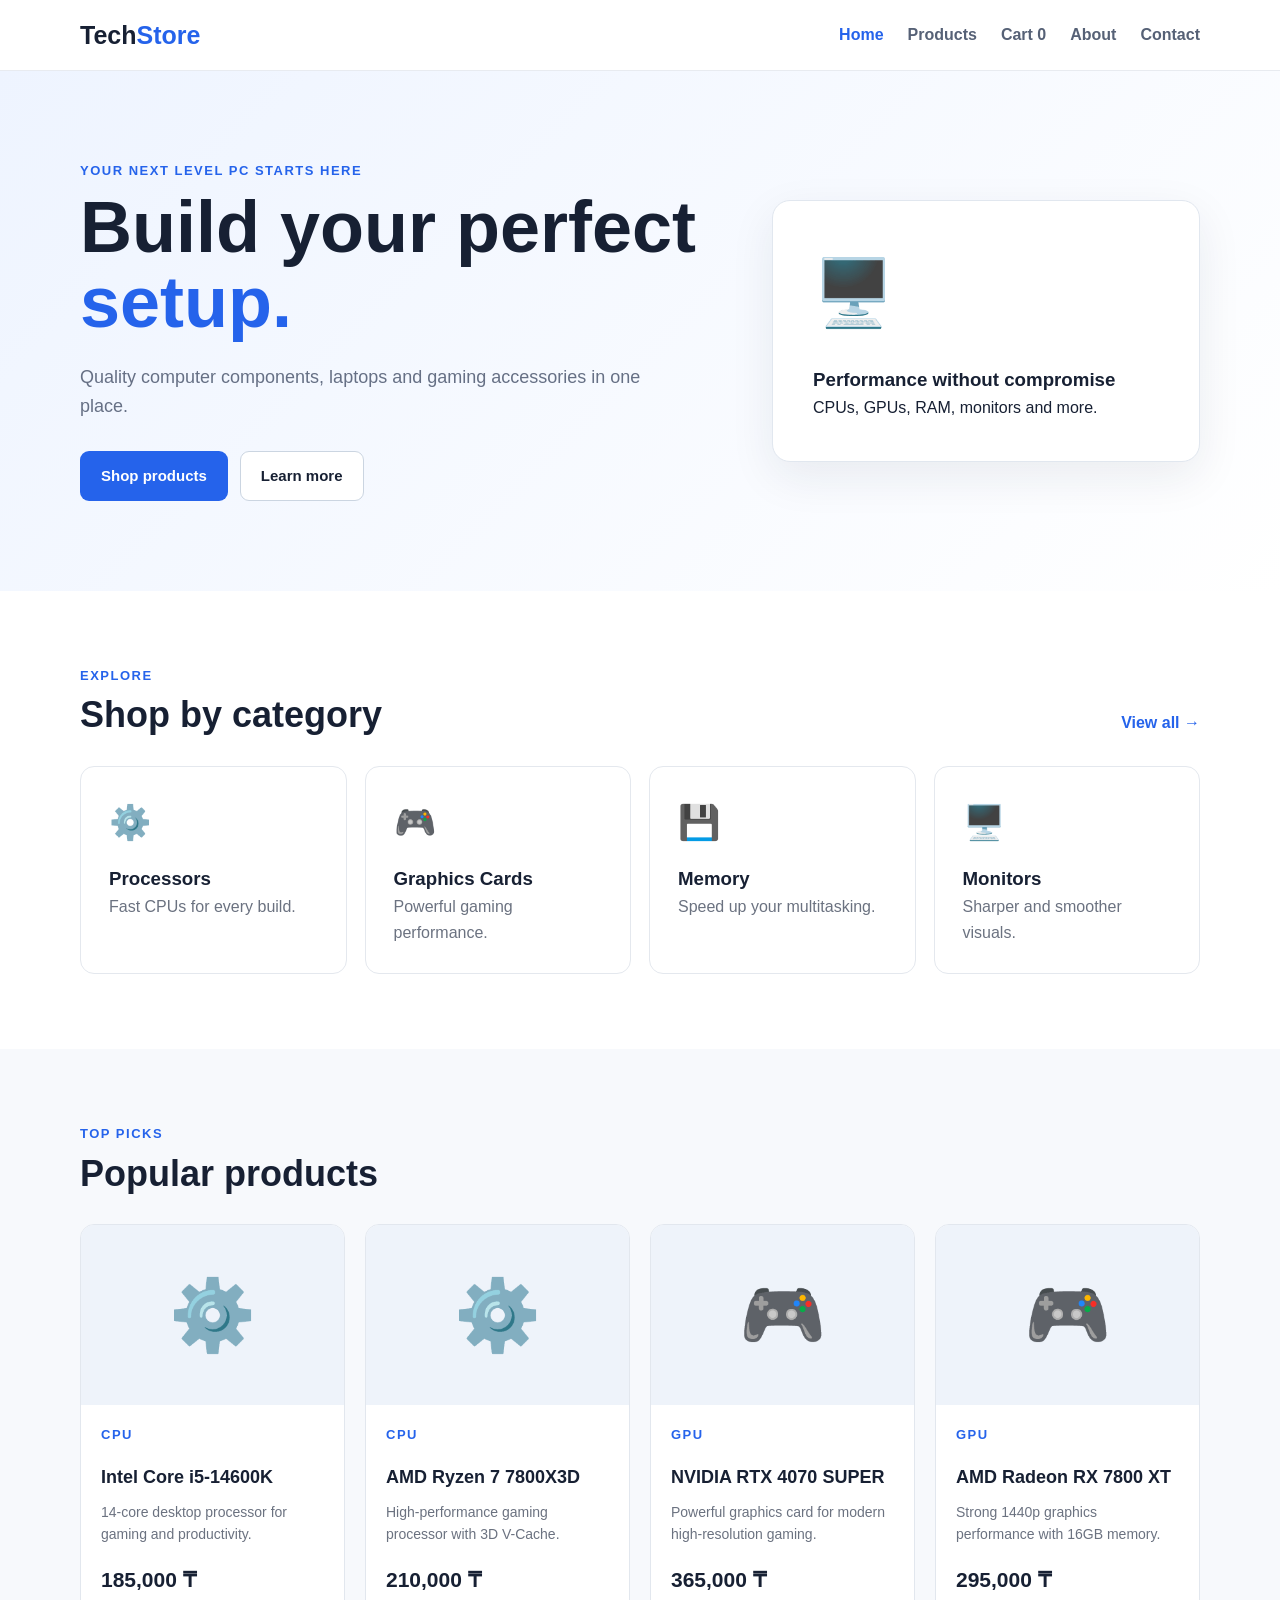
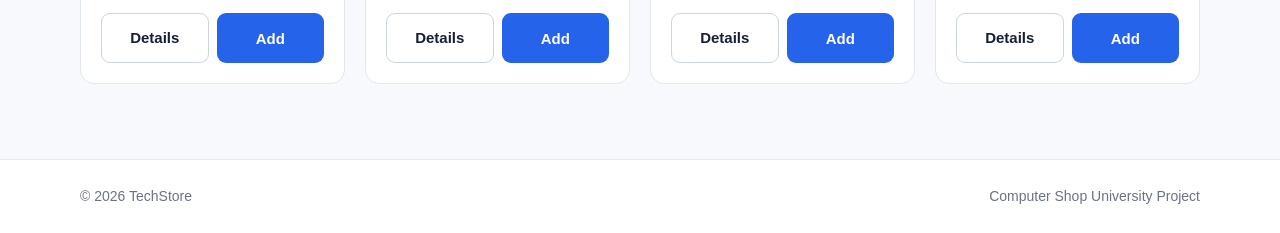
<file: index.html>
<!DOCTYPE html>
<html lang="en">
<head>
  <meta charset="UTF-8">
  <meta name="viewport" content="width=device-width, initial-scale=1.0">
  <title>TechStore | Computer Shop</title>
  <link rel="stylesheet" href="css/style.css">
</head>
<body>
<header class="site-header">
  <div class="container nav">
    <a class="logo" href="index.html">Tech<span>Store</span></a>
    <button class="menu-toggle" aria-label="Open menu">☰</button>
    <nav class="nav-links">
      <a class="active" href="index.html">Home</a>
      <a href="products.html">Products</a>
      <a href="cart.html">Cart <span class="cart-count">0</span></a>
      <a href="about.html">About</a>
      <a href="contact.html">Contact</a>
    </nav>
  </div>
</header>

<main>
  <section class="hero">
    <div class="container hero-content">
      <div>
        <p class="eyebrow">YOUR NEXT LEVEL PC STARTS HERE</p>
        <h1>Build your perfect <span>setup.</span></h1>
        <p class="hero-text">Quality computer components, laptops and gaming accessories in one place.</p>
        <div class="hero-actions">
          <a class="btn btn-primary" href="products.html">Shop products</a>
          <a class="btn btn-outline" href="about.html">Learn more</a>
        </div>
      </div>
      <div class="hero-card">
        <div class="hero-icon">🖥️</div>
        <h3>Performance without compromise</h3>
        <p>CPUs, GPUs, RAM, monitors and more.</p>
      </div>
    </div>
  </section>

  <section class="section">
    <div class="container">
      <div class="section-heading">
        <div><p class="eyebrow">EXPLORE</p><h2>Shop by category</h2></div>
        <a href="products.html">View all →</a>
      </div>
      <div class="category-grid">
        <a class="category-card" href="products.html?category=CPU"><div>⚙️</div><h3>Processors</h3><p>Fast CPUs for every build.</p></a>
        <a class="category-card" href="products.html?category=GPU"><div>🎮</div><h3>Graphics Cards</h3><p>Powerful gaming performance.</p></a>
        <a class="category-card" href="products.html?category=RAM"><div>💾</div><h3>Memory</h3><p>Speed up your multitasking.</p></a>
        <a class="category-card" href="products.html?category=Monitor"><div>🖥️</div><h3>Monitors</h3><p>Sharper and smoother visuals.</p></a>
      </div>
    </div>
  </section>

  <section class="section section-soft">
    <div class="container">
      <div class="section-heading"><div><p class="eyebrow">TOP PICKS</p><h2>Popular products</h2></div></div>
      <div id="featured-products" class="product-grid"></div>
    </div>
  </section>
</main>

<footer class="footer"><div class="container footer-inner"><p>© 2026 TechStore</p><p>Computer Shop University Project</p></div></footer>
<script src="js/script.js"></script>
</body>
</html>
</file>
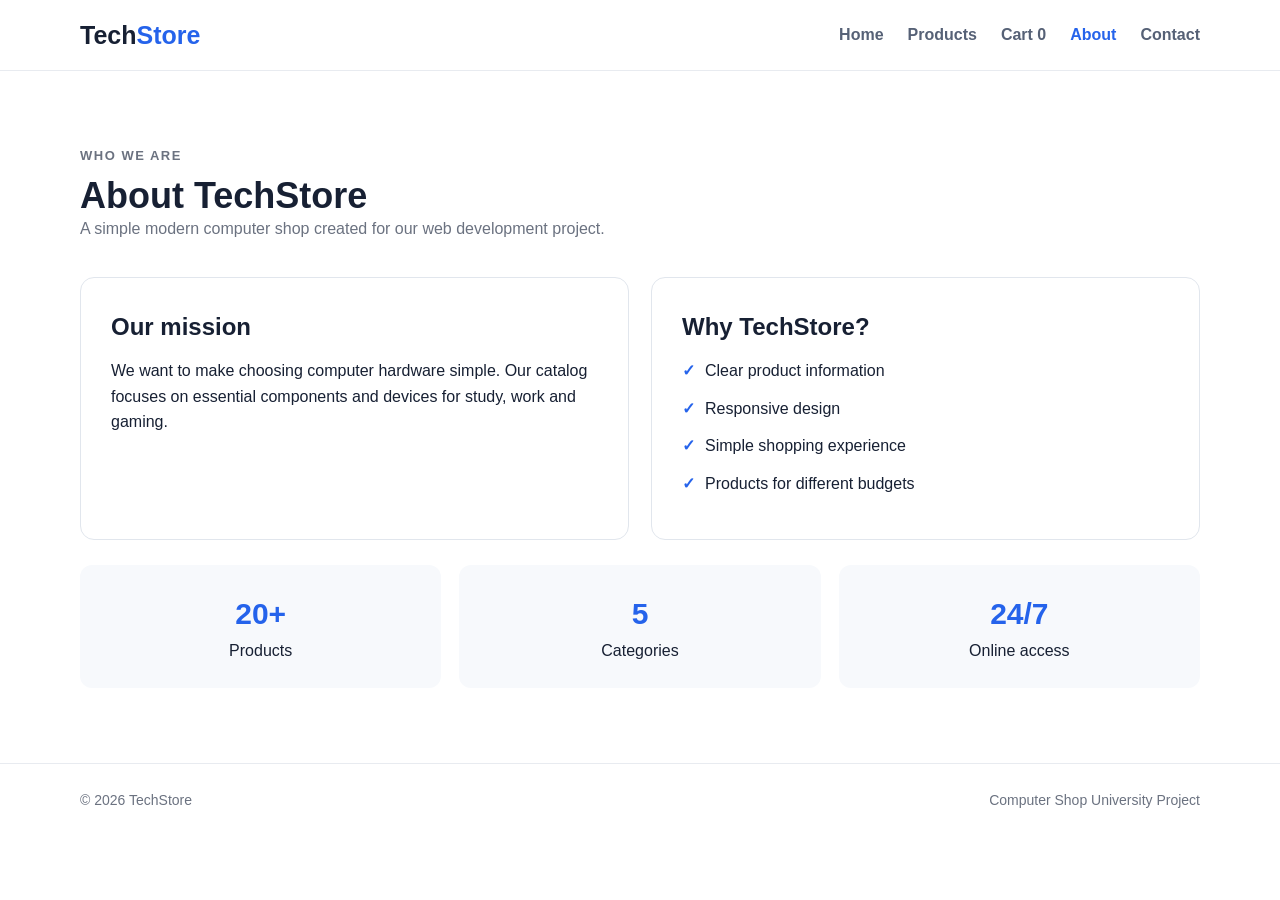
<file: about.html>
<!DOCTYPE html>
<html lang="en">
<head>
  <meta charset="UTF-8"><meta name="viewport" content="width=device-width, initial-scale=1.0">
  <title>About | TechStore</title><link rel="stylesheet" href="css/style.css">
</head>
<body>
<header class="site-header"><div class="container nav"><a class="logo" href="index.html">Tech<span>Store</span></a><button class="menu-toggle">☰</button><nav class="nav-links"><a href="index.html">Home</a><a href="products.html">Products</a><a href="cart.html">Cart <span class="cart-count">0</span></a><a class="active" href="about.html">About</a><a href="contact.html">Contact</a></nav></div></header>
<main class="section"><div class="container">
  <div class="page-heading"><p class="eyebrow">WHO WE ARE</p><h1>About TechStore</h1><p>A simple modern computer shop created for our web development project.</p></div>
  <div class="about-grid">
    <div class="info-card"><h2>Our mission</h2><p>We want to make choosing computer hardware simple. Our catalog focuses on essential components and devices for study, work and gaming.</p></div>
    <div class="info-card"><h2>Why TechStore?</h2><ul class="check-list"><li>Clear product information</li><li>Responsive design</li><li>Simple shopping experience</li><li>Products for different budgets</li></ul></div>
  </div>
  <div class="stats"><div><strong>20+</strong><span>Products</span></div><div><strong>5</strong><span>Categories</span></div><div><strong>24/7</strong><span>Online access</span></div></div>
</div></main>
<footer class="footer"><div class="container footer-inner"><p>© 2026 TechStore</p><p>Computer Shop University Project</p></div></footer>
<script src="js/script.js"></script>
</body>
</html>
</file>
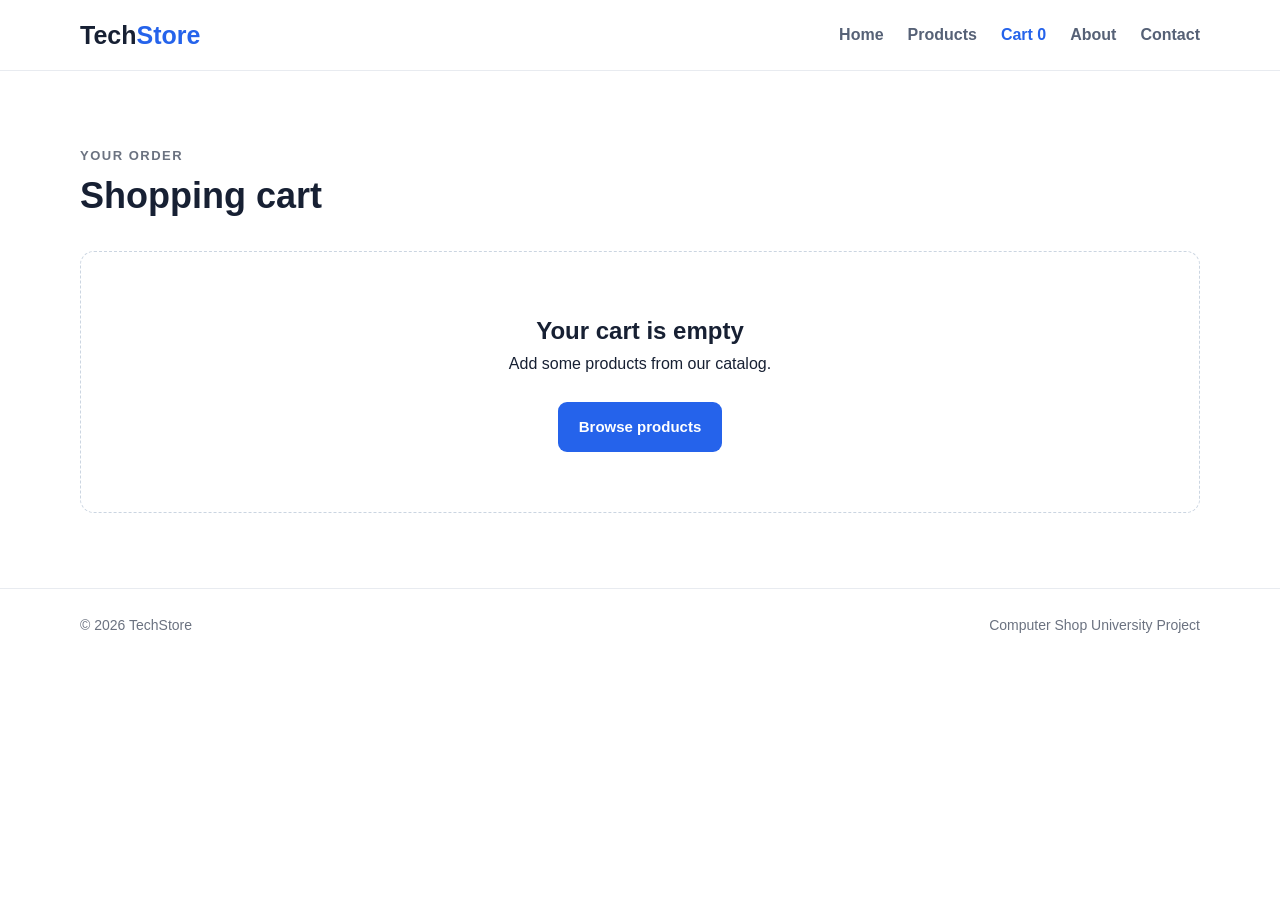
<file: cart.html>
<!DOCTYPE html>
<html lang="en">
<head>
  <meta charset="UTF-8"><meta name="viewport" content="width=device-width, initial-scale=1.0">
  <title>Cart | TechStore</title><link rel="stylesheet" href="css/style.css">
</head>
<body>
<header class="site-header"><div class="container nav"><a class="logo" href="index.html">Tech<span>Store</span></a><button class="menu-toggle">☰</button><nav class="nav-links"><a href="index.html">Home</a><a href="products.html">Products</a><a class="active" href="cart.html">Cart <span class="cart-count">0</span></a><a href="about.html">About</a><a href="contact.html">Contact</a></nav></div></header>
<main class="section"><div class="container"><div class="page-heading"><p class="eyebrow">YOUR ORDER</p><h1>Shopping cart</h1></div><div id="cart-content"></div></div></main>
<footer class="footer"><div class="container footer-inner"><p>© 2026 TechStore</p><p>Computer Shop University Project</p></div></footer>
<script src="js/script.js"></script>
</body>
</html>
</file>
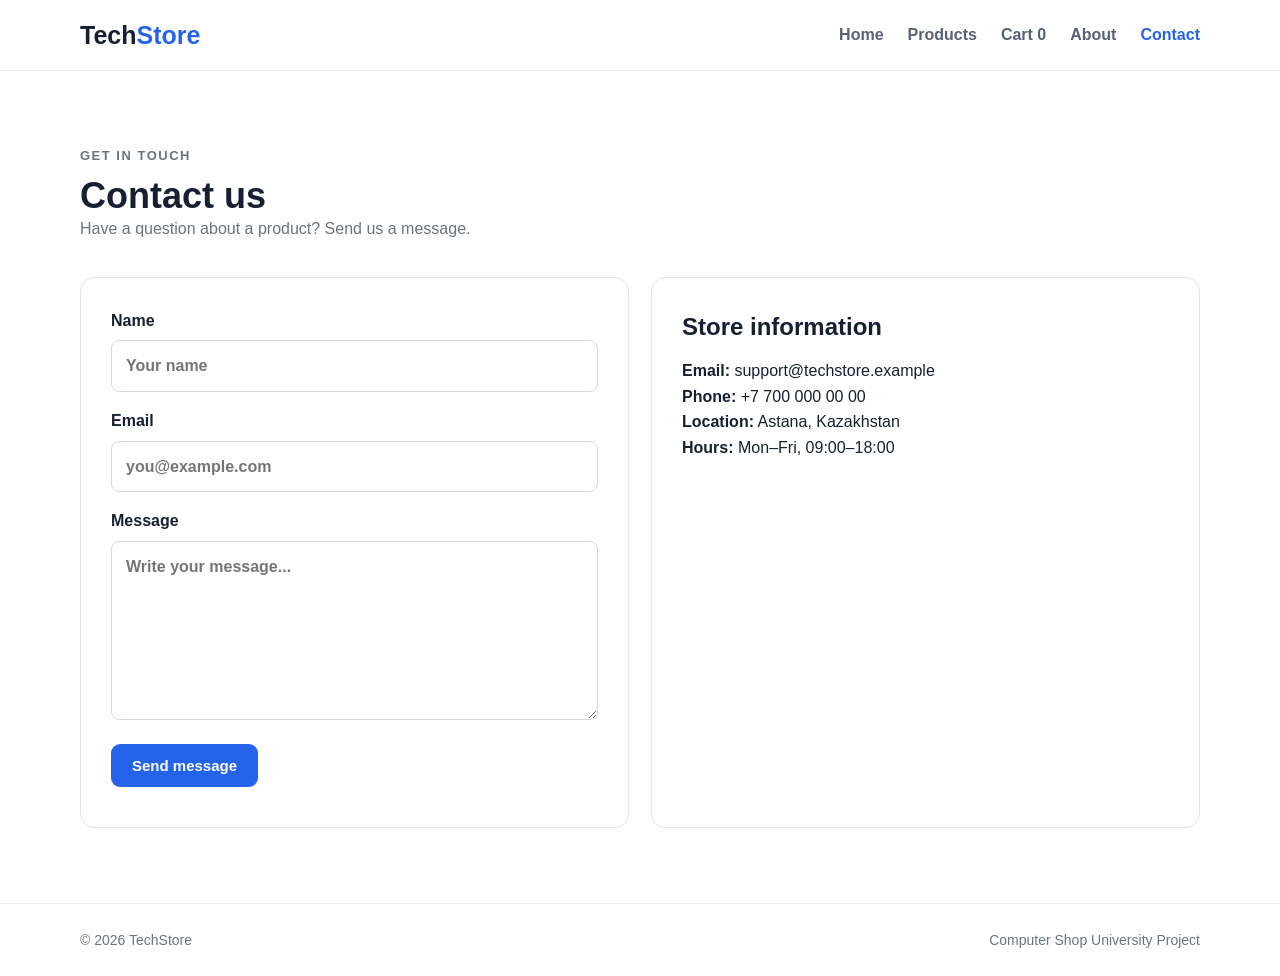
<file: contact.html>
<!DOCTYPE html>
<html lang="en">
<head>
  <meta charset="UTF-8"><meta name="viewport" content="width=device-width, initial-scale=1.0">
  <title>Contact | TechStore</title><link rel="stylesheet" href="css/style.css">
</head>
<body>
<header class="site-header"><div class="container nav"><a class="logo" href="index.html">Tech<span>Store</span></a><button class="menu-toggle">☰</button><nav class="nav-links"><a href="index.html">Home</a><a href="products.html">Products</a><a href="cart.html">Cart <span class="cart-count">0</span></a><a href="about.html">About</a><a class="active" href="contact.html">Contact</a></nav></div></header>
<main class="section"><div class="container">
  <div class="page-heading"><p class="eyebrow">GET IN TOUCH</p><h1>Contact us</h1><p>Have a question about a product? Send us a message.</p></div>
  <div class="contact-grid">
    <form id="contact-form" class="form-card">
      <label>Name<input class="input" required type="text" placeholder="Your name"></label>
      <label>Email<input class="input" required type="email" placeholder="you@example.com"></label>
      <label>Message<textarea class="input" required rows="6" placeholder="Write your message..."></textarea></label>
      <button class="btn btn-primary" type="submit">Send message</button>
      <p id="form-message" class="success-message"></p>
    </form>
    <div class="info-card contact-info"><h2>Store information</h2><p><strong>Email:</strong> support@techstore.example</p><p><strong>Phone:</strong> +7 700 000 00 00</p><p><strong>Location:</strong> Astana, Kazakhstan</p><p><strong>Hours:</strong> Mon–Fri, 09:00–18:00</p></div>
  </div>
</div></main>
<footer class="footer"><div class="container footer-inner"><p>© 2026 TechStore</p><p>Computer Shop University Project</p></div></footer>
<script src="js/script.js"></script>
</body>
</html>
</file>
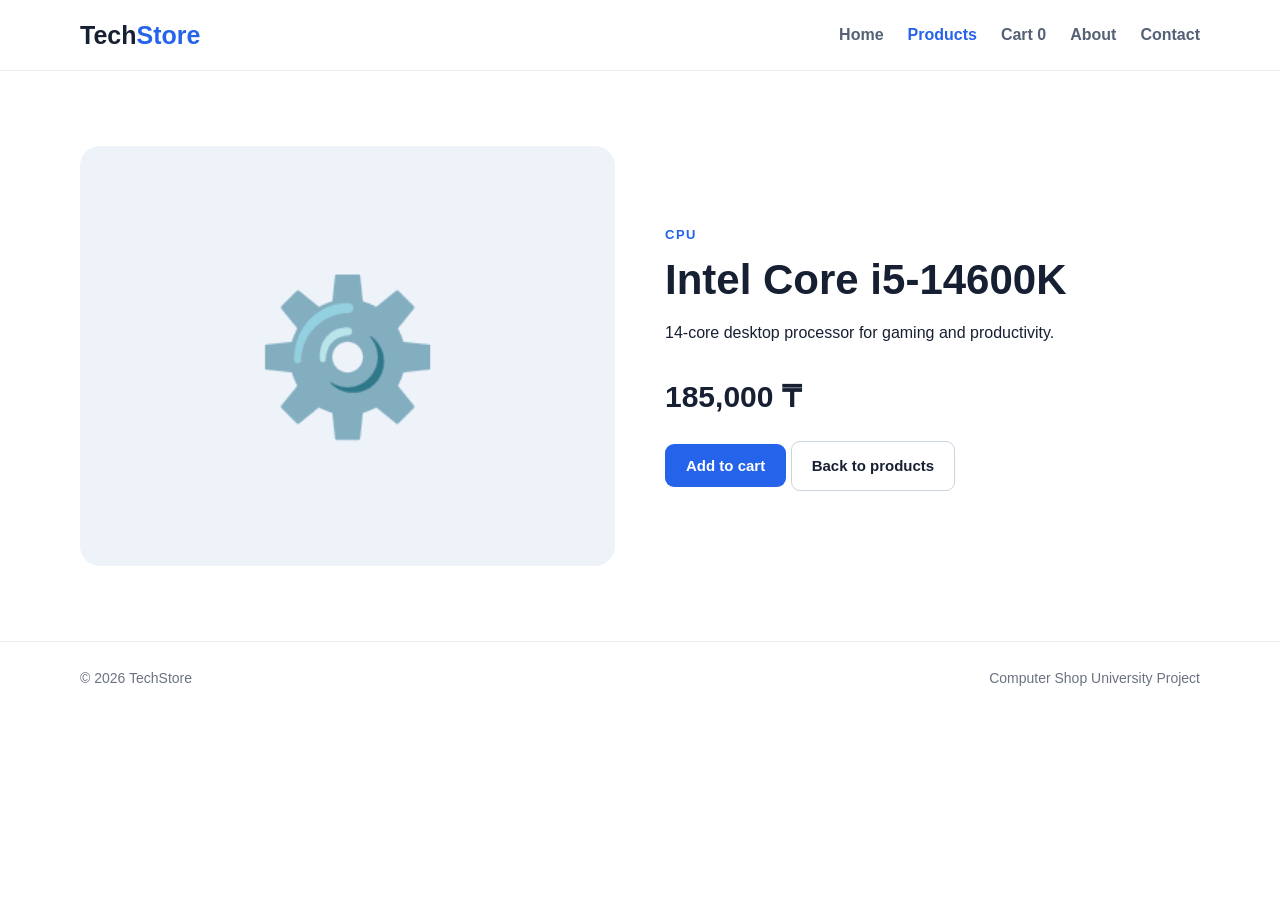
<file: product.html>
<!DOCTYPE html>
<html lang="en">
<head>
  <meta charset="UTF-8"><meta name="viewport" content="width=device-width, initial-scale=1.0">
  <title>Product | TechStore</title><link rel="stylesheet" href="css/style.css">
</head>
<body>
<header class="site-header"><div class="container nav"><a class="logo" href="index.html">Tech<span>Store</span></a><button class="menu-toggle">☰</button><nav class="nav-links"><a href="index.html">Home</a><a class="active" href="products.html">Products</a><a href="cart.html">Cart <span class="cart-count">0</span></a><a href="about.html">About</a><a href="contact.html">Contact</a></nav></div></header>
<main class="section"><div class="container" id="product-detail"></div></main>
<footer class="footer"><div class="container footer-inner"><p>© 2026 TechStore</p><p>Computer Shop University Project</p></div></footer>
<script src="js/script.js"></script>
</body>
</html>
</file>
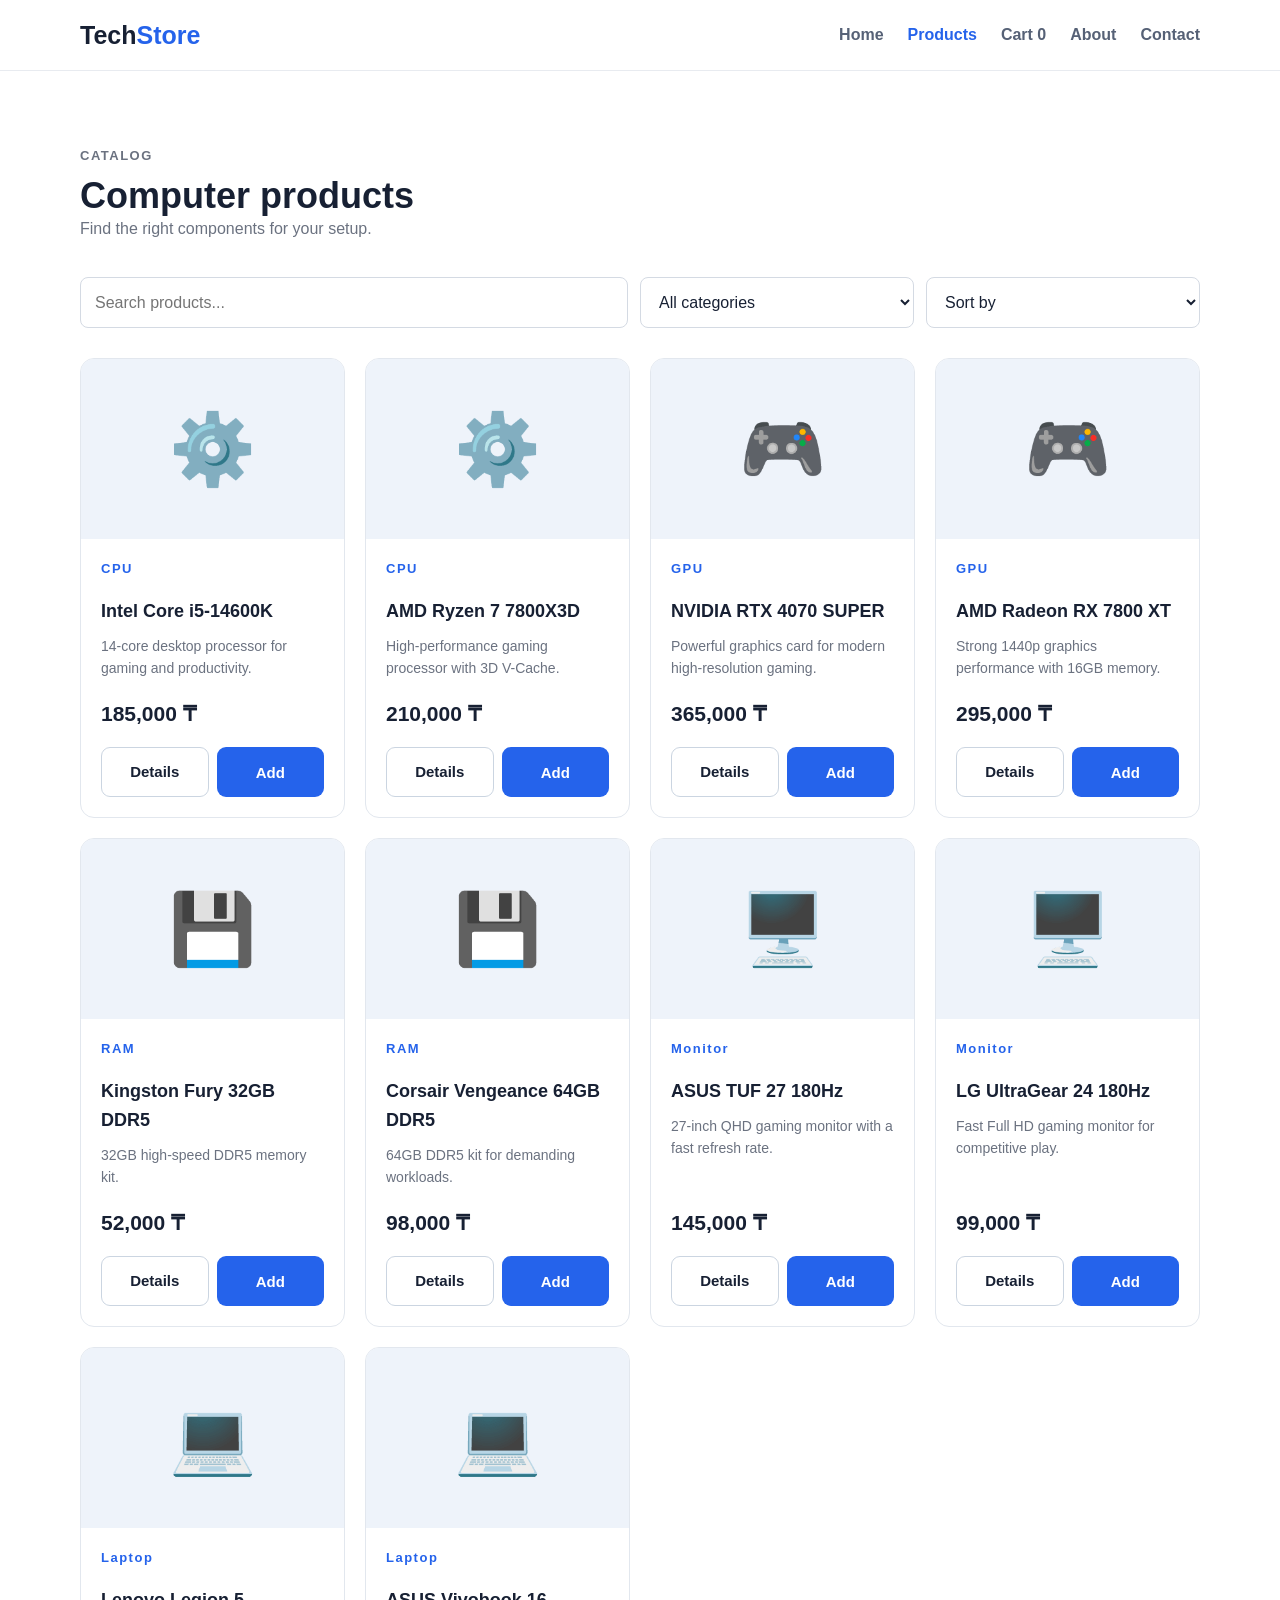
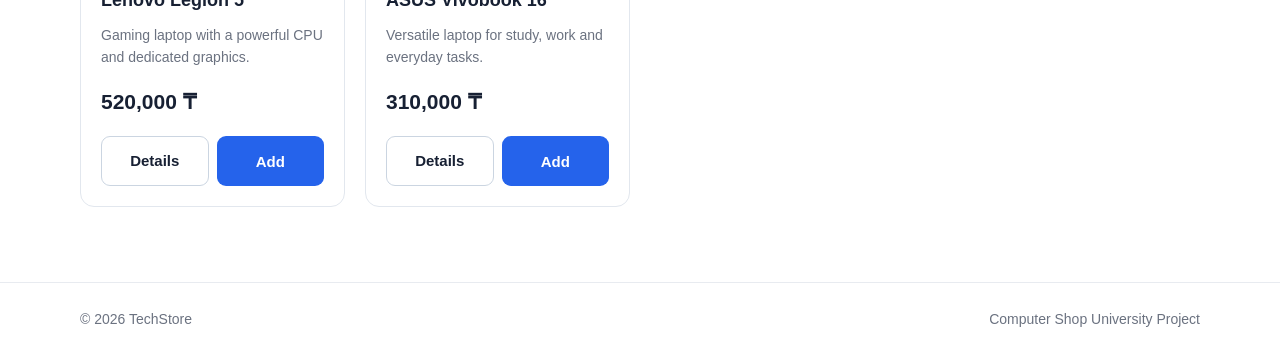
<file: products.html>
<!DOCTYPE html>
<html lang="en">
<head>
  <meta charset="UTF-8">
  <meta name="viewport" content="width=device-width, initial-scale=1.0">
  <title>Products | TechStore</title>
  <link rel="stylesheet" href="css/style.css">
</head>
<body>
<header class="site-header"><div class="container nav">
  <a class="logo" href="index.html">Tech<span>Store</span></a>
  <button class="menu-toggle" aria-label="Open menu">☰</button>
  <nav class="nav-links"><a href="index.html">Home</a><a class="active" href="products.html">Products</a><a href="cart.html">Cart <span class="cart-count">0</span></a><a href="about.html">About</a><a href="contact.html">Contact</a></nav>
</div></header>

<main class="section">
  <div class="container">
    <div class="page-heading"><p class="eyebrow">CATALOG</p><h1>Computer products</h1><p>Find the right components for your setup.</p></div>
    <div class="toolbar">
      <input id="search-input" class="input" type="search" placeholder="Search products...">
      <select id="category-filter" class="input"><option value="All">All categories</option><option>CPU</option><option>GPU</option><option>RAM</option><option>Monitor</option><option>Laptop</option></select>
      <select id="sort-select" class="input"><option value="default">Sort by</option><option value="low">Price: low to high</option><option value="high">Price: high to low</option></select>
    </div>
    <div id="products-grid" class="product-grid"></div>
  </div>
</main>
<footer class="footer"><div class="container footer-inner"><p>© 2026 TechStore</p><p>Computer Shop University Project</p></div></footer>
<script src="js/script.js"></script>
</body>
</html>
</file>
<file: css/style.css>
*{box-sizing:border-box;margin:0;padding:0}html{scroll-behavior:smooth}body{font-family:Arial,Helvetica,sans-serif;color:#172033;background:#fff;line-height:1.6}.container{width:min(1120px,92%);margin:auto}.site-header{position:sticky;top:0;z-index:10;background:#fff;border-bottom:1px solid #e8ebf0}.nav{min-height:70px;display:flex;align-items:center;justify-content:space-between;gap:25px}.logo{font-size:25px;font-weight:800;color:#172033;text-decoration:none}.logo span{color:#2563eb}.nav-links{display:flex;align-items:center;gap:24px}.nav-links a{color:#566176;text-decoration:none;font-weight:600}.nav-links a:hover,.nav-links .active{color:#2563eb}.menu-toggle{display:none;border:0;background:none;font-size:26px;cursor:pointer}.hero{background:linear-gradient(135deg,#eef4ff,#fff);padding:90px 0}.hero-content{display:grid;grid-template-columns:1.5fr 1fr;align-items:center;gap:50px}.eyebrow{color:#2563eb;font-size:13px;font-weight:800;letter-spacing:1.5px;margin-bottom:8px}.hero h1{font-size:clamp(42px,6vw,72px);line-height:1.05;margin-bottom:22px}.hero h1 span{color:#2563eb}.hero-text{font-size:18px;color:#667085;max-width:600px;margin-bottom:30px}.hero-actions{display:flex;gap:12px;flex-wrap:wrap}.btn{display:inline-block;padding:12px 20px;border-radius:9px;border:1px solid transparent;text-decoration:none;font-weight:700;cursor:pointer;font-size:15px}.btn-primary{background:#2563eb;color:#fff}.btn-primary:hover{background:#1d4ed8}.btn-outline{border-color:#cbd5e1;color:#172033;background:#fff}.hero-card{background:#fff;border:1px solid #e1e7ef;border-radius:18px;padding:40px;box-shadow:0 15px 45px rgba(25,40,70,.08)}.hero-icon{font-size:65px;margin-bottom:20px}.section{padding:75px 0}.section-soft{background:#f7f9fc}.section-heading{display:flex;justify-content:space-between;align-items:end;margin-bottom:30px}.section-heading h2,.page-heading h1{font-size:36px;line-height:1.15}.section-heading a{color:#2563eb;text-decoration:none;font-weight:700}.category-grid{display:grid;grid-template-columns:repeat(4,1fr);gap:18px}.category-card{padding:28px;background:#fff;border:1px solid #e4e8ee;border-radius:14px;text-decoration:none;color:#172033;transition:.2s}.category-card:hover{transform:translateY(-3px);box-shadow:0 10px 25px rgba(20,35,60,.08)}.category-card div{font-size:34px;margin-bottom:15px}.category-card p,.page-heading p{color:#6b7280}.page-heading{margin-bottom:35px}.product-grid{display:grid;grid-template-columns:repeat(4,1fr);gap:20px}.product-card{background:#fff;border:1px solid #e2e7ee;border-radius:14px;overflow:hidden;display:flex;flex-direction:column}.product-visual{height:180px;background:#eef3fa;display:flex;align-items:center;justify-content:center;font-size:70px}.product-info{padding:20px;display:flex;flex-direction:column;gap:9px;flex:1}.product-info h3{font-size:18px}.product-info p{color:#6b7280;font-size:14px}.price{font-size:21px;font-weight:800;margin-top:auto;padding-top:8px}.product-actions{display:flex;gap:8px;margin-top:8px}.product-actions .btn{flex:1;text-align:center}.toolbar{display:grid;grid-template-columns:2fr 1fr 1fr;gap:12px;margin-bottom:30px}.input{width:100%;padding:12px 14px;border:1px solid #d4dae3;border-radius:8px;background:#fff;font:inherit;color:#172033}.input:focus{outline:2px solid #bfdbfe;border-color:#2563eb}.product-detail{display:grid;grid-template-columns:1fr 1fr;gap:50px;align-items:center}.detail-visual{min-height:420px;border-radius:20px;background:#eef3fa;display:flex;align-items:center;justify-content:center;font-size:150px}.detail-info h1{font-size:42px;line-height:1.15;margin:10px 0 15px}.detail-info .price{font-size:30px;margin:20px 0}.cart-layout{display:grid;grid-template-columns:1fr 330px;gap:25px}.cart-item{display:flex;align-items:center;gap:20px;padding:18px;border:1px solid #e1e6ed;border-radius:12px;margin-bottom:12px}.cart-item-visual{width:70px;height:70px;border-radius:10px;background:#eef3fa;display:grid;place-items:center;font-size:30px}.cart-item-info{flex:1}.cart-item-info p{color:#6b7280;font-size:14px}.qty{display:flex;align-items:center;gap:10px}.qty button{width:30px;height:30px;border:1px solid #d4dae3;background:#fff;border-radius:6px;cursor:pointer}.summary{padding:25px;border:1px solid #e1e6ed;border-radius:14px;height:max-content}.summary h2{margin-bottom:18px}.summary-row{display:flex;justify-content:space-between;margin:12px 0}.summary-total{font-weight:800;font-size:20px;border-top:1px solid #e1e6ed;padding-top:15px}.about-grid,.contact-grid{display:grid;grid-template-columns:1fr 1fr;gap:22px}.info-card,.form-card{padding:30px;border:1px solid #e1e6ed;border-radius:14px;background:#fff}.info-card h2{margin-bottom:12px}.check-list{list-style:none}.check-list li{margin:12px 0}.check-list li:before{content:'✓';color:#2563eb;font-weight:800;margin-right:10px}.stats{display:grid;grid-template-columns:repeat(3,1fr);gap:18px;margin-top:25px}.stats div{padding:25px;text-align:center;background:#f7f9fc;border-radius:12px}.stats strong,.stats span{display:block}.stats strong{font-size:30px;color:#2563eb}.contact-grid label{display:block;font-weight:700;margin-bottom:16px}.contact-grid .input{margin-top:7px}.success-message{color:#16803c;font-weight:700;margin-top:10px}.empty{text-align:center;padding:60px;border:1px dashed #cbd5e1;border-radius:14px}.footer{border-top:1px solid #e8ebf0;padding:25px 0;color:#6b7280;font-size:14px}.footer-inner{display:flex;justify-content:space-between;gap:15px}.notice{padding:12px 15px;background:#eff6ff;color:#1e40af;border-radius:8px;margin-bottom:20px}.remove-btn{border:0;background:none;color:#dc2626;cursor:pointer;font-weight:700}@media(max-width:900px){.product-grid{grid-template-columns:repeat(2,1fr)}.category-grid{grid-template-columns:repeat(2,1fr)}.hero-content,.product-detail,.about-grid,.contact-grid,.cart-layout{grid-template-columns:1fr}.hero{padding:65px 0}.detail-visual{min-height:300px}.toolbar{grid-template-columns:1fr 1fr}.toolbar .input:first-child{grid-column:1/-1}}@media(max-width:650px){.nav{position:relative}.menu-toggle{display:block}.nav-links{display:none;position:absolute;top:70px;left:0;right:0;background:#fff;border-bottom:1px solid #e8ebf0;padding:18px;flex-direction:column;align-items:flex-start}.nav-links.open{display:flex}.product-grid,.category-grid,.stats,.toolbar{grid-template-columns:1fr}.toolbar .input:first-child{grid-column:auto}.hero h1{font-size:44px}.section{padding:55px 0}.section-heading{align-items:flex-start;gap:15px;flex-direction:column}.cart-item{align-items:flex-start;flex-wrap:wrap}.footer-inner{flex-direction:column}.detail-info h1{font-size:34px}}
</file>
